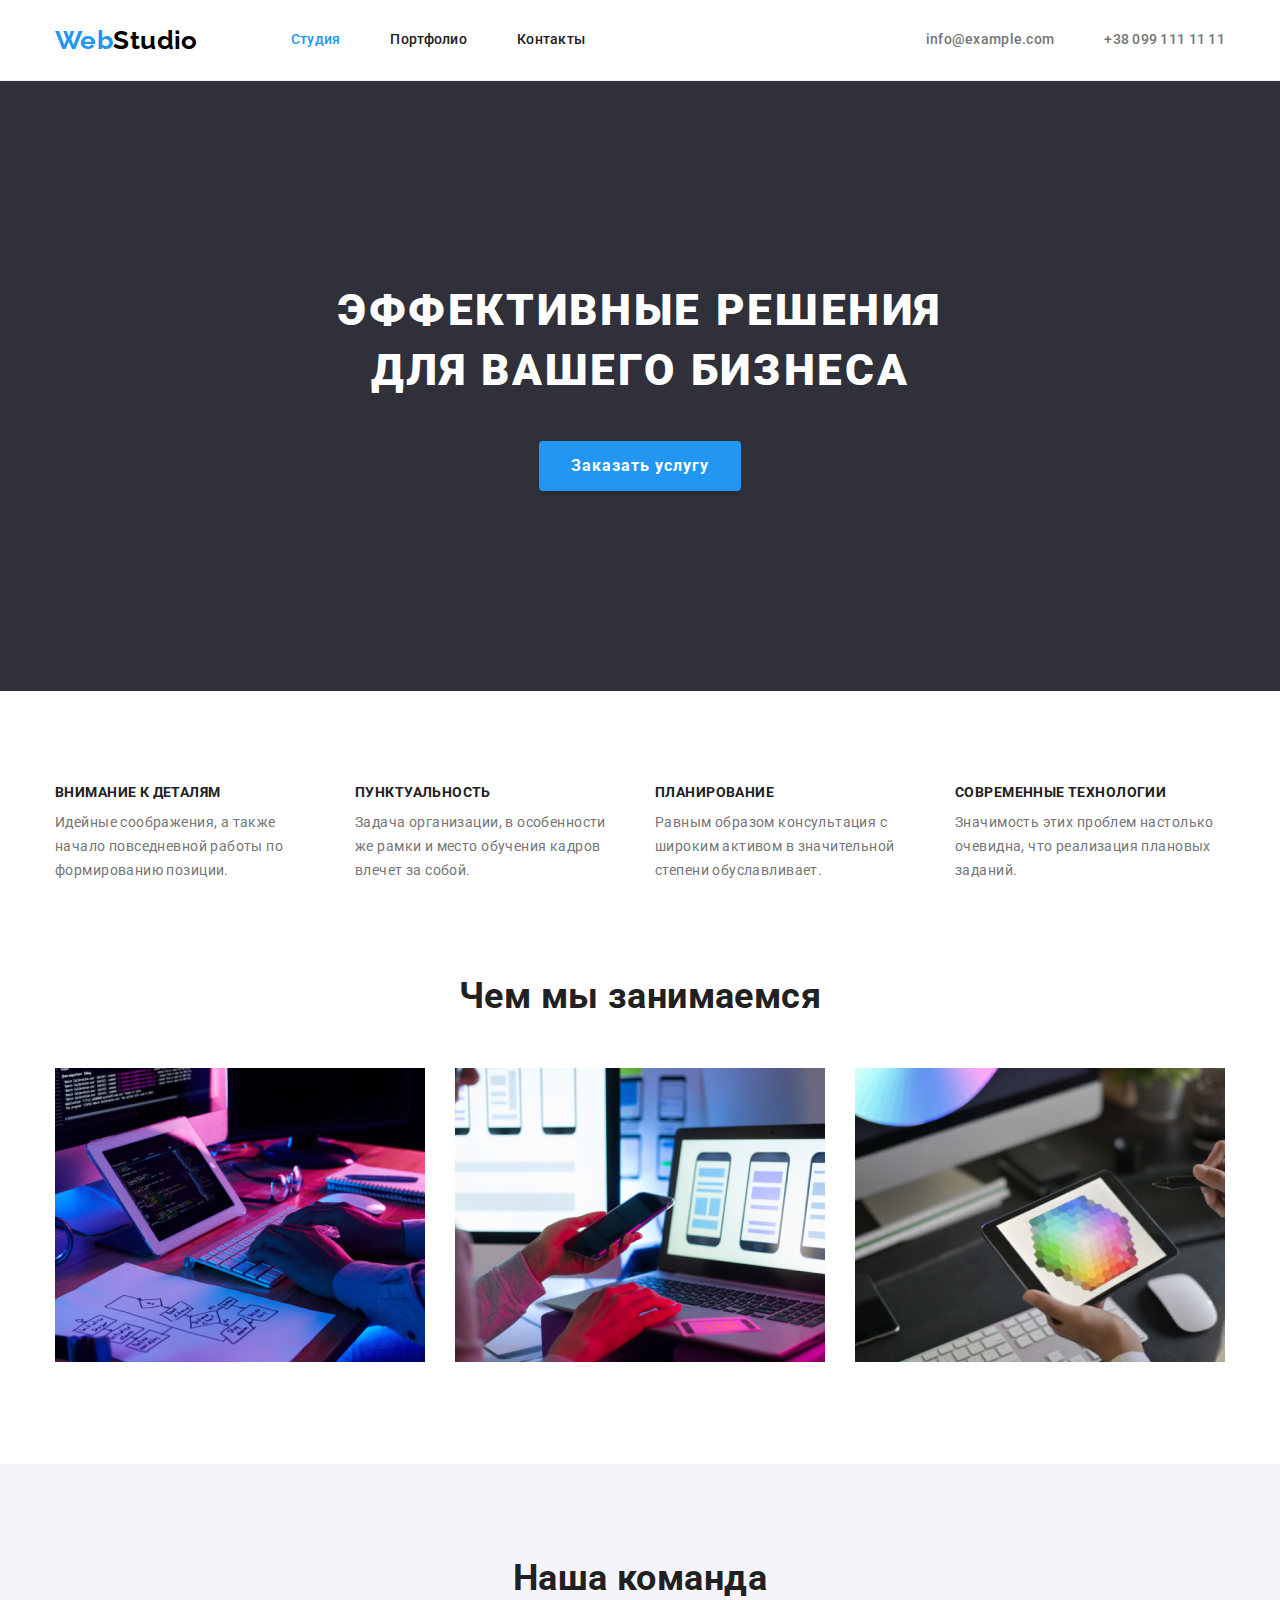
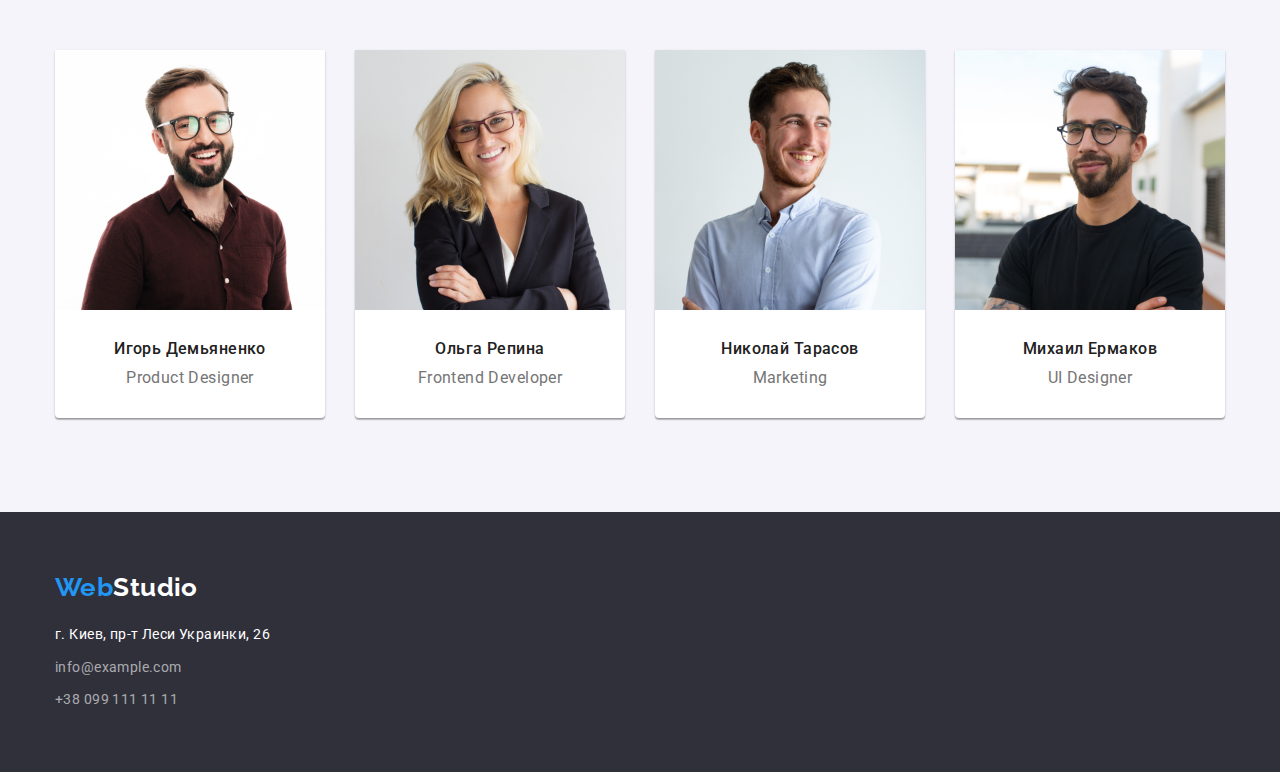
<file: index.html>
<!DOCTYPE html>
<html lang="ru">

<head>
    <meta charset="UTF-8">
    <meta http-equiv="X-UA-Compatible" content="IE=edge">
    <meta name="viewport" content="width=device-width, initial-scale=1.0">
    <title>Document</title>
    <link href="https://fonts.googleapis.com/css2?family=Raleway:wght@700&family=Roboto:wght@400;500;700;900&display=swap"
        rel="stylesheet"/>
        <link rel="stylesheet" href="https://cdnjs.cloudflare.com/ajax/libs/modern-normalize/1.1.0/modern-normalize.min.css">
    <link rel="stylesheet" href="./css/steles.css"/>
</head>

<body>
    <header class="page-header">
        <!--Верхняя линия-->
        <div class="container main-nav">
        <nav class="nav">
            <a href="./index.html" class="logo"><span class="logo-web">Web</span>Studio</a>

            <ul class="site-nav list">
                <li class="item"><a href="./index.html" class="link current">Студия</a></li>
                <li class="item"><a href="./portfolio.html" class="link">Портфолио</a></li>
                <li class="item"><a href="" class="link">Контакты</a></li>
            </ul>
        </nav>

        <ul class="adress-nav list">
            <li class="item"><a href="mail:info@example.com" class="link">info@example.com</a></li>
            <li class="item"><a href="tel:+380991111111" class="link">+38 099 111 11 11</a></li>
        </ul>

        </div>
    </header>

    <main>
        
        <!--Шапка-->

        <section class="hero section">
            <div class="container">
                <h1 class="title">Эффективные решения для вашего бизнеса</h1>
                <button type="button" class="button order">Заказать услугу</button>
            </div>
        </section>

        <!--Особенности-->

        <section class="section advance">

            <div class="container">

                <ul class="feature list">
                    <li class="item">
                        <h3 class="title">Внимание к деталям</h3>
                        <p class="text">Идейные соображения, а также начало повседневной работы по формированию позиции.</p>
                    </li>
                    <li class="item">
                        <h3 class="title">Пунктуальность</h3>
                        <p class="text">Задача организации, в особенности же рамки и место обучения кадров влечет за собой.</p>
                    </li>
                    <li class="item">
                        <h3 class="title">Планирование</h3>
                        <p class="text">Равным образом консультация с широким активом в значительной степени обуславливает.</p>
                    </li>
                    <li class="item">
                        <h3 class="title">Современные технологии</h3>
                        <p class="text">Значимость этих проблем настолько очевидна, что реализация плановых заданий.</p>
                    </li>
                </ul>
            
            </div>

        </section>

        <!--Чем мы занимакмся-->

        <section class="section work">

            <div class="container">
                <h2 class="title">Чем мы занимаемся</h2>

                <ul class="list">
                    <li class="box"><a href=""><img src="./image/box1.jpg" alt="Планшет и клавиатура" width="370" height="294"></a></li>
                    <li class="box"><a href=""><img src="./image/box2.jpg" alt="Ноутбук" width="370" height="294"></a></li>
                    <li class="box"><a href=""><img src="./image/box3.jpg" alt="Планшет" width="370" height="294"></a></li>
                </ul>
            </div>
        </section>

        <!--Наша команда-->
    
        <section class="section team">

            <div class="container">
            
                <h2 class="title">Наша команда</h2>
            
                <ul class="team-list list">
                    <li class="card"><img src="./image/card1.jpg" class="team-img" alt="Игорь Демьяненко" width="270" height="260">
                        <div class="team-content">
                            <h3 class="name">Игорь Демьяненко</h3>
                            <p class="job">Product Designer</p>
                        </div>
                    </li>
                    <li class="card"><img src="./image/card2.jpg" class="team-img" alt="Ольга Репина" width="270" height="260">
                       <div class="team-content">
                        <h3 class="name">Ольга Репина</h3>
                        <p class="job">Frontend Developer</p>
                       </div>
                    </li>
                    <li class="card"><img src="./image/card3.jpg" class="team-img" alt="Николай Тарасов" width="270" height="260">
                       <div class="team-content">
                        <h3 class="name">Николай Тарасов</h3>
                        <p class="job">Marketing</p>
                       </div>
                    </li>
                    <li class="card"><img src="./image/card4.jpg" class="team-img" alt="Михаил Ермаков" width="270" height="260">
                       <div class="team-content">
                        <h3 class="name">Михаил Ермаков</h3>
                        <p class="job">UI Designer</p>
                       </div>
                    </li>
                </ul>

        </div>

    </section>

    </main>

    <!--Подвал-->
    <footer class="under">

        <div class="container">
            <a href="./index.html" class="log"><span class="logo-web">Web</span>Studio</a>
            <address>
                <ul class="adress-list list">
                    <li class="information"><a href="" class="adress">г. Киев, пр-т Леси Украинки, 26</a></li>
                    <li class="information"><a href="mail:info@example.com" class="contact">info@example.com</a></li>
                    <li class="information"><a href="tel:+380991111111" class="contact">+38 099 111 11 11</a></li>
                </ul>
            </address>
        </div>
    </footer>
</body>

</html>
</file>
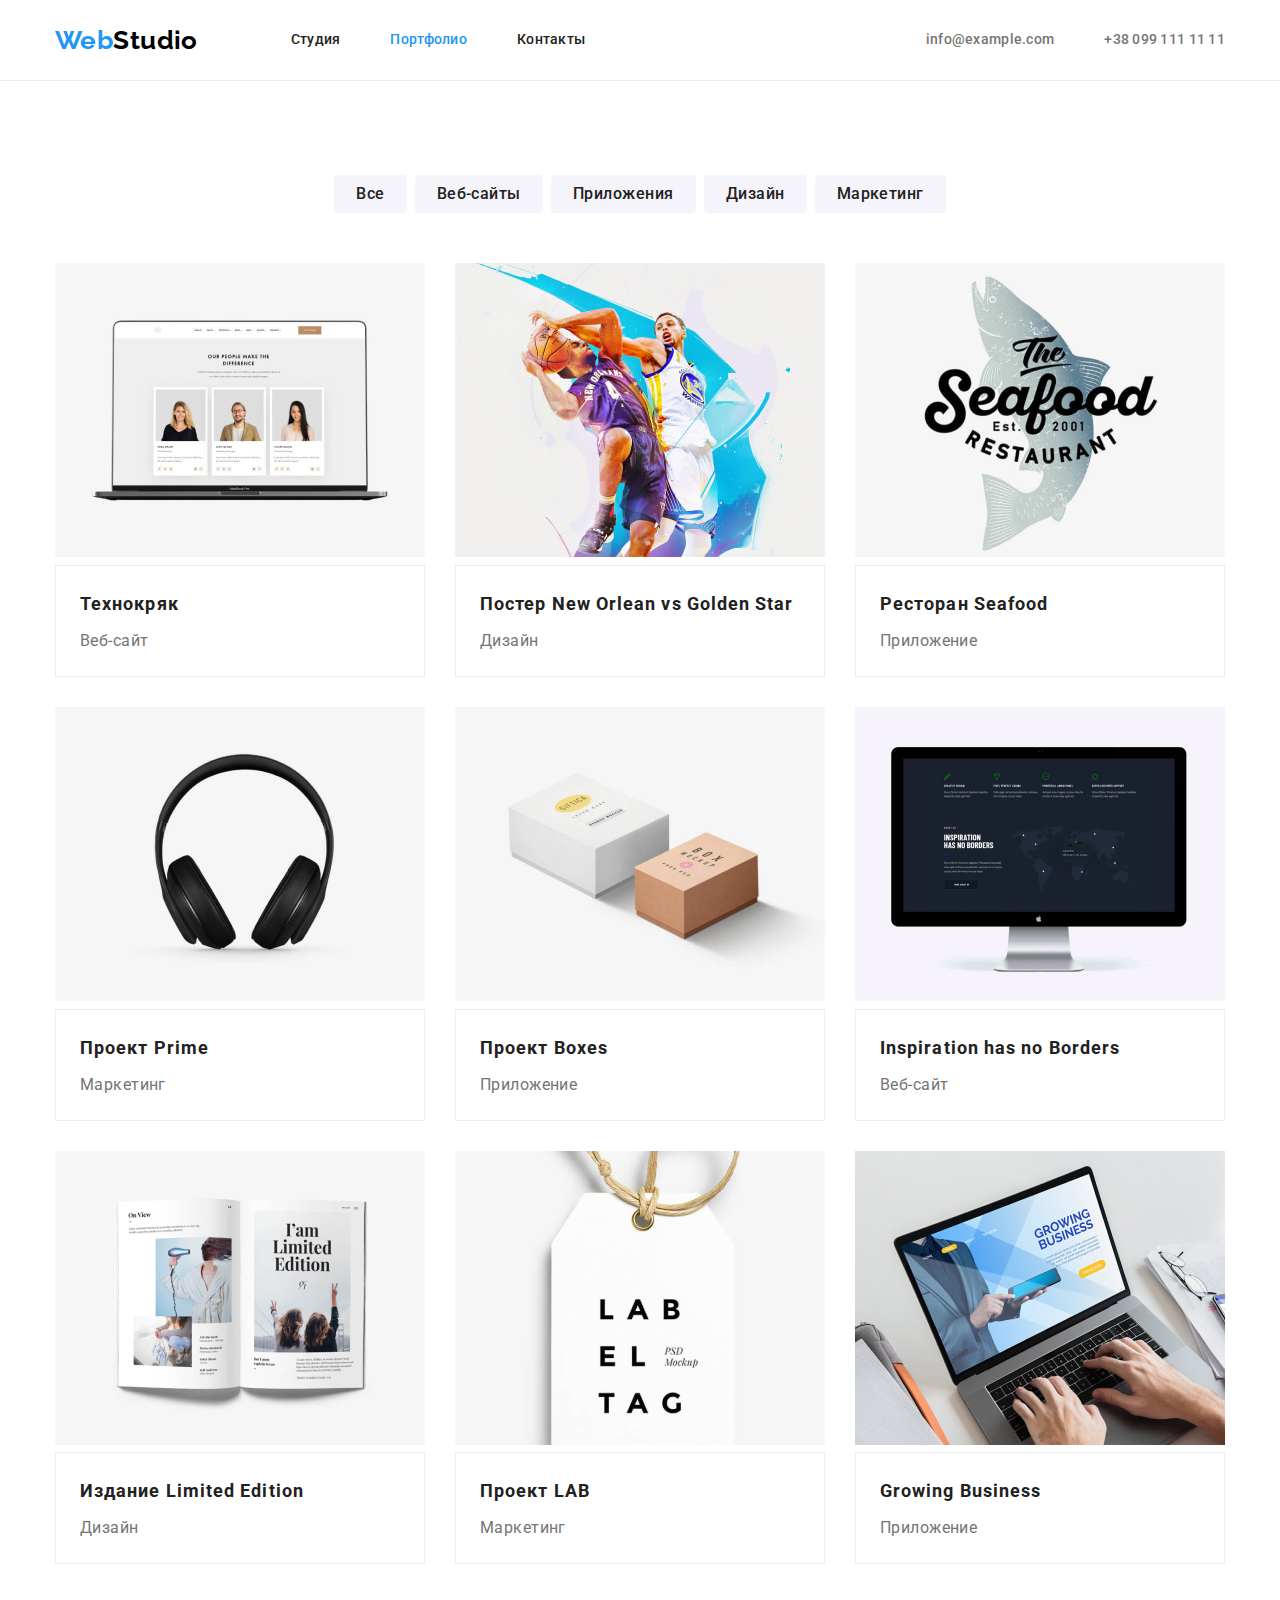
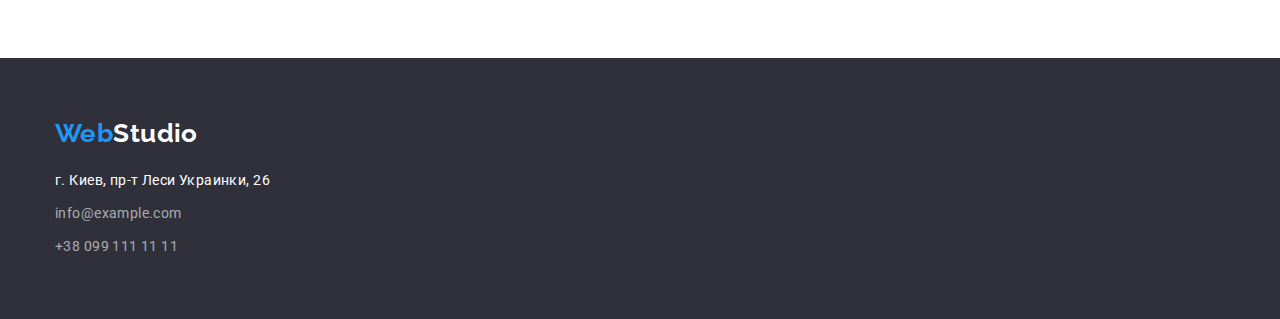
<file: portfolio.html>
<!DOCTYPE html>
<html lang="ru">
<head>
    <meta charset="UTF-8">
    <meta http-equiv="X-UA-Compatible" content="IE=edge">
    <meta name="viewport" content="width=device-width, initial-scale=1.0">
    <title>Document</title>
    <link href="https://fonts.googleapis.com/css2?family=Raleway:wght@700&family=Roboto:wght@400;500;700;900&display=swap"
        rel="stylesheet"/>
        <link rel="stylesheet" href="https://cdnjs.cloudflare.com/ajax/libs/modern-normalize/1.1.0/modern-normalize.min.css">
    <link rel="stylesheet" href="./css/steles.css"/>
</head>

<body>
    <header class="page-header">
        <!--Верхняя линия-->
        <div class="container main-nav">
            <nav class="nav">
                <a href="./index.html" class="logo"><span class="logo-web">Web</span>Studio</a>
    
                <ul class="site-nav list">
                    <li class="item"><a href="./index.html" class="link ">Студия</a></li>
                    <li class="item"><a href="./portfolio.html" class="link current">Портфолио</a></li>
                    <li class="item"><a href="" class="link">Контакты</a></li>
                </ul>
            </nav>
    
            <ul class="adress-nav list">
                <li class="item"><a href="mail:info@example.com" class="link">info@example.com</a></li>
                <li class="item"><a href="tel:+380991111111" class="link">+38 099 111 11 11</a></li>
            </ul>
        </div>
    </header>

    <main>

        <section class="section ">

            <div class="container">

                <h1 class="visually-hidden">Портфолио</h1>
                
                <ul class="filters list">
                    <li class="item">
                        <button type="button" class="button">Все</button>
                    </li>
                    <li class="item">
                        <button type="button" class="button">Веб-сайты</button>
                    </li>
                    <li class="item">
                        <button type="button" class="button">Приложения</button>
                    </li>
                    <li class="item">
                        <button type="button" class="button">Дизайн</button>
                    </li>
                    <li class="item">
                        <button type="button" class="button">Маркетинг</button>
                    </li>
                </ul>
                
                <h2 class="visually-hidden">Наши работы</h2>
                
                <ul class="project list">
                
                    <li class="item">
                        <img src="./image/img1.jpg" class="card" alt="Ноутбук с работниками">
                
                        <div class="content">
                            <h3 class="title">Технокряк</h3>
                            <p class="concept">Веб-сайт</p>
                        </div>
                    </li>
                
                    <li class="item">
                        <img src="./image/img2.jpg" class="card" alt="Баскетболисты">
                
                        <div class="content">
                            <h3 class="title">Постер New Orlean vs Golden Star</h3>
                            <p class="concept">Дизайн</p>
                        </div>
                    </li>
                
                    <li class="item">
                        <img src="./image/img3.jpg" class="card" alt="Ресторан морепродуктов">
                
                
                        <div class="content">
                            <h3 class="title">Ресторан Seafood</h3>
                            <p class="concept">Приложение</p>
                        </div>
                    </li>
                
                    <li class="item">
                        <img src="./image/img4.jpg" class="card" alt="Наушники">
                
                        <div class="content">
                            <h3 class="title">Проект Prime</h3>
                            <p class="concept">Маркетинг</p>
                        </div>
                    </li>
                
                    <li class="item">
                        <img src="./image/img5.jpg" class="card" alt="Коробкы">
                
                        <div class="content">
                            <h3 class="title">Проект Boxes</h3>
                            <p class="concept">Приложение</p>
                        </div>
                    </li>
                
                    <li class="item">
                        <img src="./image/img6.jpg" class="card" alt="Монитор">
                
                       <div class="content">
                        <h3 class="title">Inspiration has no Borders</h3>
                        <p class="concept">Веб-сайт</p>
                       </div>
                    </li>
                
                    <li class="item">
                        <img src="./image/img7.jpg" class="card" alt="Развернутая книга">
                
                       <div class="content">
                        <h3 class="title">Издание Limited Edition</h3>
                        <p class="concept">Дизайн</p>
                       </div>
                    </li>
                
                    <li class="item">
                        <img src="./image/img8.jpg" class="card" alt="Логотип проекта LAB">
                
                       <div class="content">
                        <h3 class="title">Проект LAB</h3>
                        <p class="concept">Маркетинг</p>
                       </div>
                    </li>
                
                    <li class="item">
                        <img src="./image/img9.jpg" class="card" alt="Ноутбук с приложениям">
                
                       <div class="content">
                        <h3 class="title">Growing Business</h3>
                        <p class="concept">Приложение</p>
                       </div>
                    </li>
                
                </ul>

            </div>

        </section>     

    </main>

    <!--Подвал-->
    <footer class="under">
    
        <div class="container">
            <a href="./index.html" class="log"><span class="logo-web">Web</span>Studio</a>
            <address>
                <ul class="adress-list list">
                    <li class="information"><a href="" class="adress">г. Киев, пр-т Леси Украинки, 26</a></li>
                    <li class="information"><a href="mail:info@example.com" class="contact">info@example.com</a></li>
                    <li class="information"><a href="tel:+380991111111" class="contact">+38 099 111 11 11</a></li>
                </ul>
            </address>
        </div>
    </footer>
    
</body>
</html>
</file>
<file: css/steles.css>
/* основной текс #757575  */

/* вторичний цвет текста #212121 */

/* белый цвет #FFFFFF */

/* акцент #2196F3 */

/* цвет фона #FFFFFF */

/* вторичный цвет фона #F5F4FA */

/* третий цвет фона #2F303A */

/* адресс в футоре цвет rgba(255, 255, 255, 0.6) */
/* Цвет логотипа  #000000 */


/* цвет гриницы headera #ECECEC*/


:root {
    --primary-text-color: #757575;

    --secondary-text-color: #212121;

    --white-text-color: #FFFFFF;

    --accent-color: #2196F3;

    --main-fon-color: #FFFFFF;

    --secondary-fon-color:#F5F4FA;

    --third-fon-color: #2F303A;

    --footer-adress-color: rgba(255, 255, 255, 0.6);

    --logo-color: #000000;

    --border-header-color:#ECECEC;
}


body  {
    margin: 0;

    background-color: var(--main-fon-color);
    color: var(--primary-text-color);
    font-family: Roboto, sans-serif;
    font-size: 14px;
    line-height: 1.71;
    letter-spacing: 0.03em;
}

.list{
    list-style: none;
    margin: 0;
    padding: 0;
}

.section {
    margin: 0 auto;
    padding-top: 94px;
    padding-bottom: 94px;
}

.visually-hidden {
    position: absolute;
    width: 1px;
    height: 1px;
    margin: -1px;
    border: 0;
    padding: 0;
    white-space: nowrap;
    clip-path: inset(100%);
    clip: rect(0 0 0 0);
    overflow: hidden;
}

/* Contsiner */
.container {
    margin-left: auto;
    margin-right: auto;
    padding-left: 15px;
    padding-right: 15px;
    width: 1200px;
}

/* Стили index html */

/* Header */
.page-header {
    border-bottom: 1px solid var(--border-header-color);
}

/* Main-nav */

.main-nav {
    display: flex;
    align-items: center;
}

.nav {
    display: flex;
    align-items: center;
}

.logo {  
    color: var(--logo-color);
    font-family: 'Raleway';
    font-weight: 700;
    font-size: 26px;
    line-height: 1.19;
    text-decoration: none;
}
.logo-web  {
    color: var(--accent-color);
}

/* Site nav */

.site-nav {
    display: flex;
    margin-left: 93px;
}

.site-nav .item:not(:last-child) {
    margin-right: 50px;
}

.site-nav .link {
    display: block;
    padding-top: 32px;
    padding-bottom: 32px;

    color: var(--secondary-text-color);
    font-weight: 500;
    font-size: 14px;
    line-height: 1.14;
    letter-spacing: 0.02em;
    text-decoration: none;
}

.site-nav .link.current {
    color: var(--accent-color);
} 

/* Adress-nav */
.adress-nav {
    display: flex;
    margin-left: auto;
}

.adress-nav .item:not(:last-child) {
    margin-right: 50px;
}

.adress-nav .link {
    padding-top: 32px;
    padding-bottom: 32px;

    color: var(--primary-text-color);
    font-weight: 500;
    font-size: 14px;
    line-height: 1.14;
    letter-spacing: 0.02em;
    text-decoration: none;
}
.adress-nav .link:hover,
.adress-nav .link:focus {
    color: var(--accent-color);
}



/* Hero */

.hero {
    padding: 200px 0;


    --fon-color:#2F303A;
    background-color: var(--fon-color);
    text-align: center;
}
.hero .title {
    margin: 0 auto 40px;
    width: 696px;

    color: var(--white-text-color);
    font-weight: 900;
    font-size: 44px;
    line-height: 1.36;
    letter-spacing: 0.06em;
    text-transform: uppercase;
}

.button.order {
    padding: 10px 32px;
    box-shadow: 0px 4px 4px rgba(0, 0, 0, 0.15);

    background-color: var(--accent-color);
    color: var(--white-text-color);
    font-weight: 700;
    font-size: 16px;
    line-height: 1.88;
    text-align: center;
    letter-spacing: 0.06em;
    
}



/* Feature */
.advance {
    padding-bottom: 0;
}

.feature {
    display: flex;
}

.feature .item {
    width: 275px;
}
.feature .item:not(:last-child) {
    margin-right: 30px;
}

.feature .title {
    margin-top: 0;
    margin-bottom: 10px;

    color: var(--secondary-text-color);
    font-weight: 700;
    font-size: 14px;
    line-height: 1.14;
    text-transform: uppercase;
}

.feature .text {
    margin-top: 0;
    margin-bottom: 0
}


/* чем мы занимаемся */
.work .title {
    margin-top: 0;
    margin-bottom: 50px;

    color: var(--secondary-text-color);
    font-weight: 700;
    font-size: 36px;
    line-height: 1.16;
    text-align: center;
}

.work .list {
    display: flex;
}

.work .box {
    max-width: 370px;
}
.work .box:not(:last-child) {
    margin-right: 30px;
}


/* Наща клманда */

.team {
    background-color: var(--secondary-fon-color);
    
}
.team .title {
    margin-top: 0;
    margin-bottom: 50px;

    color: var(--secondary-text-color);
    font-weight: 700;
    font-size: 36px;
    line-height: 1.16;
    text-align: center;
}

.team-list {
    display: flex;
}

.team-list .card {
    /* display: block; */
    background-color: var(--main-fon-color);
    box-shadow: 0px 1px 3px rgba(0, 0, 0, 0.12), 0px 1px 1px rgba(0, 0, 0, 0.14), 0px 2px 1px rgba(0, 0, 0, 0.2);
    border-radius: 0px 0px 4px 4px;

    width: 270px;
}
.team-list .card:not(:last-child) {
    margin-right: 30px;
}
.team-list .team-img {
    display: block;
}

.team-list .team-content {
    padding: 30px 0;

}
.team-list .name {
    margin: 0 0 10px;
    color: var(--secondary-text-color);
    font-weight: 500;
    font-size: 16px;
    line-height: 1.18; 
    text-align: center;
}
.team-list .job {
    margin: 0;
    font-size: 16px;
    line-height: 1.18;
    text-align: center;
}


/* Подвал */
.under {
    padding-top: 60px;
    padding-bottom: 60px;

    background-color: var(--third-fon-color);
}
.log {
    display: flex;
    margin-bottom: 20px;

    color: var(--white-text-color);
    font-family: 'Raleway';
    font-weight: 700;
    font-size: 26px;
    line-height: 1.19;
    text-decoration: none;
    
}

.adress-list {
    width: 231px;
}

.adress-list .information:not(:last-child) {
    margin-bottom: 9px;
}

.adress {
    color: var(--white-text-color);
    
    font-style: normal;
    text-decoration: none;
}
.contact {
    color: var(--footer-adress-color);
    font-style: normal;
    text-decoration: none;
}


/* Порфолио разметка */

/* кнопки */
.filters {
    display: flex;
    justify-content: center; 
    margin-bottom: 50px;  
}

.filters .item:not(:last-child) {
    margin-right: 8px;
}

.button {
    padding: 6px 22px;
    border-radius: 4px;
    border: 0 solid transparent;
    cursor: pointer;

    font-family: inherit;
    background-color: var(--secondary-fon-color);
    color: var(--secondary-text-color);   
    font-weight: 500;
    font-size: 16px;
    line-height: 1.62;
    text-align: center;
    letter-spacing: 0.03em;
}

.button:hover,
.button:focus {
    background-color: var(--accent-color);
    color: var(--white-text-color);
}


/* Наши работи */
.project {
    display: flex;
    flex-wrap: wrap;
}

.project .item {
    flex-basis: calc(100% / 3 - 60px);
    margin-right: 30px;
    margin-bottom: 30px; 
}

.project .item:nth-child(3n) {
    margin-right: 0;
}

.project .item:nth-last-child(-n + 3) {
    margin-bottom: 0;
}
.

.project .card {
    display: block;
}
.project .content {
    padding: 20px 24px;
    border: 1px solid #EEEEEE;
}


.project .title {
    margin-top: 0;
    margin-bottom: 4px;

    color: var(--secondary-text-color);
    font-weight: 700;
    font-size: 18px;
    line-height: 2;
    letter-spacing: 0.06em;
}
.project .concept {
    margin-top: 0;
    margin-bottom: 0;
    font-size: 16px;
    line-height: 1.87;
}
</file>
